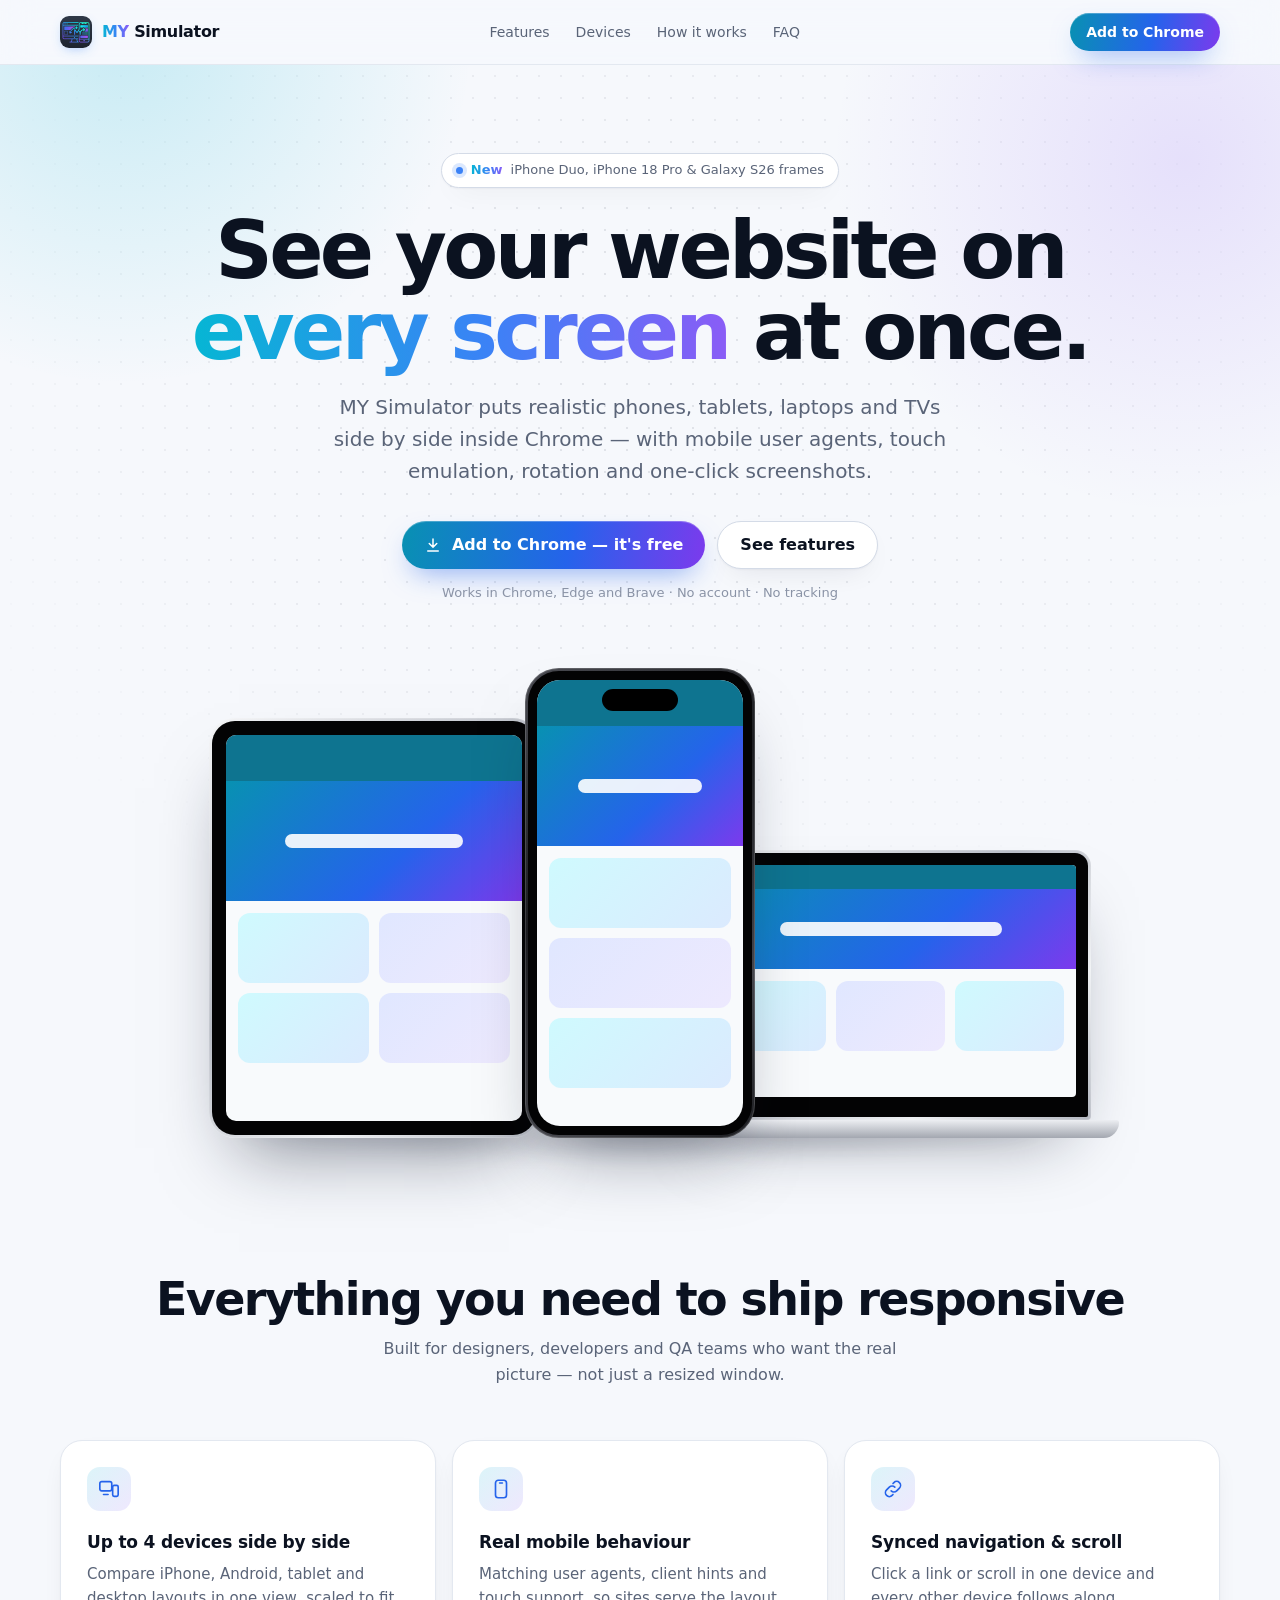
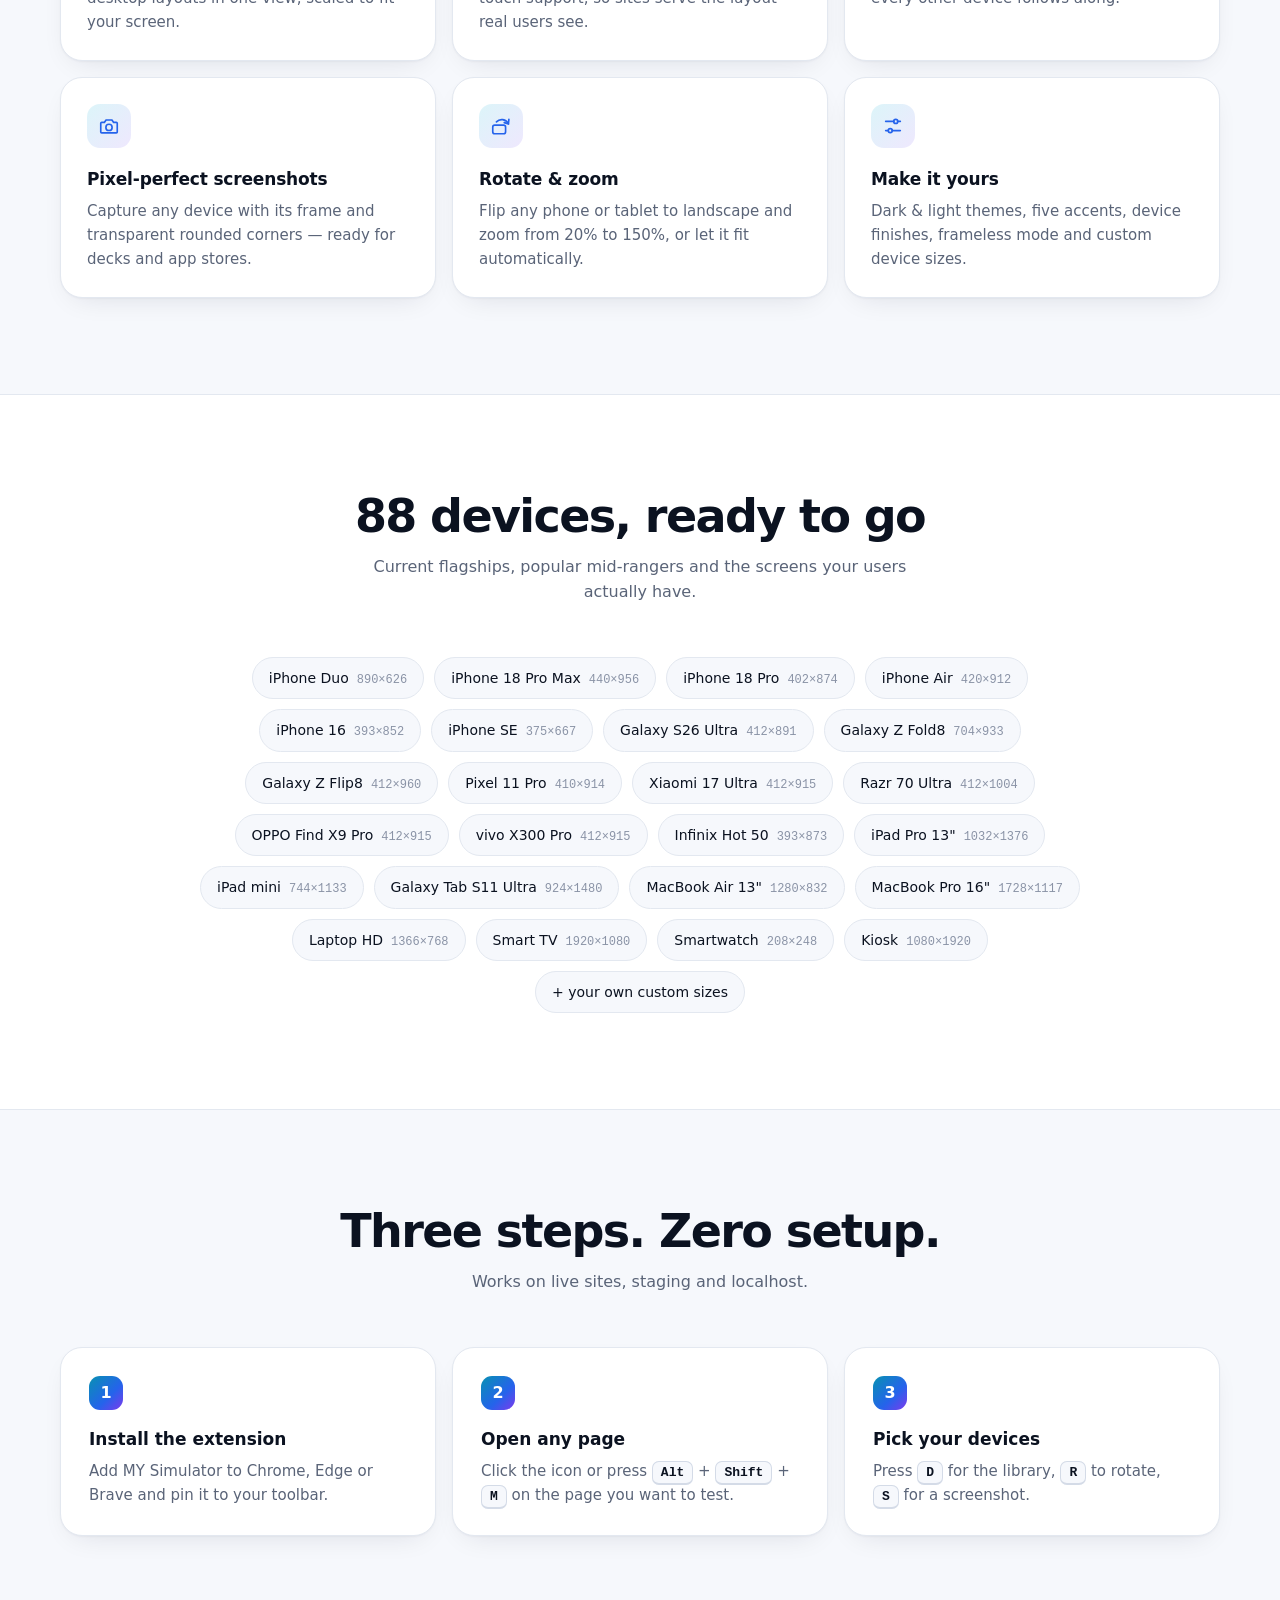
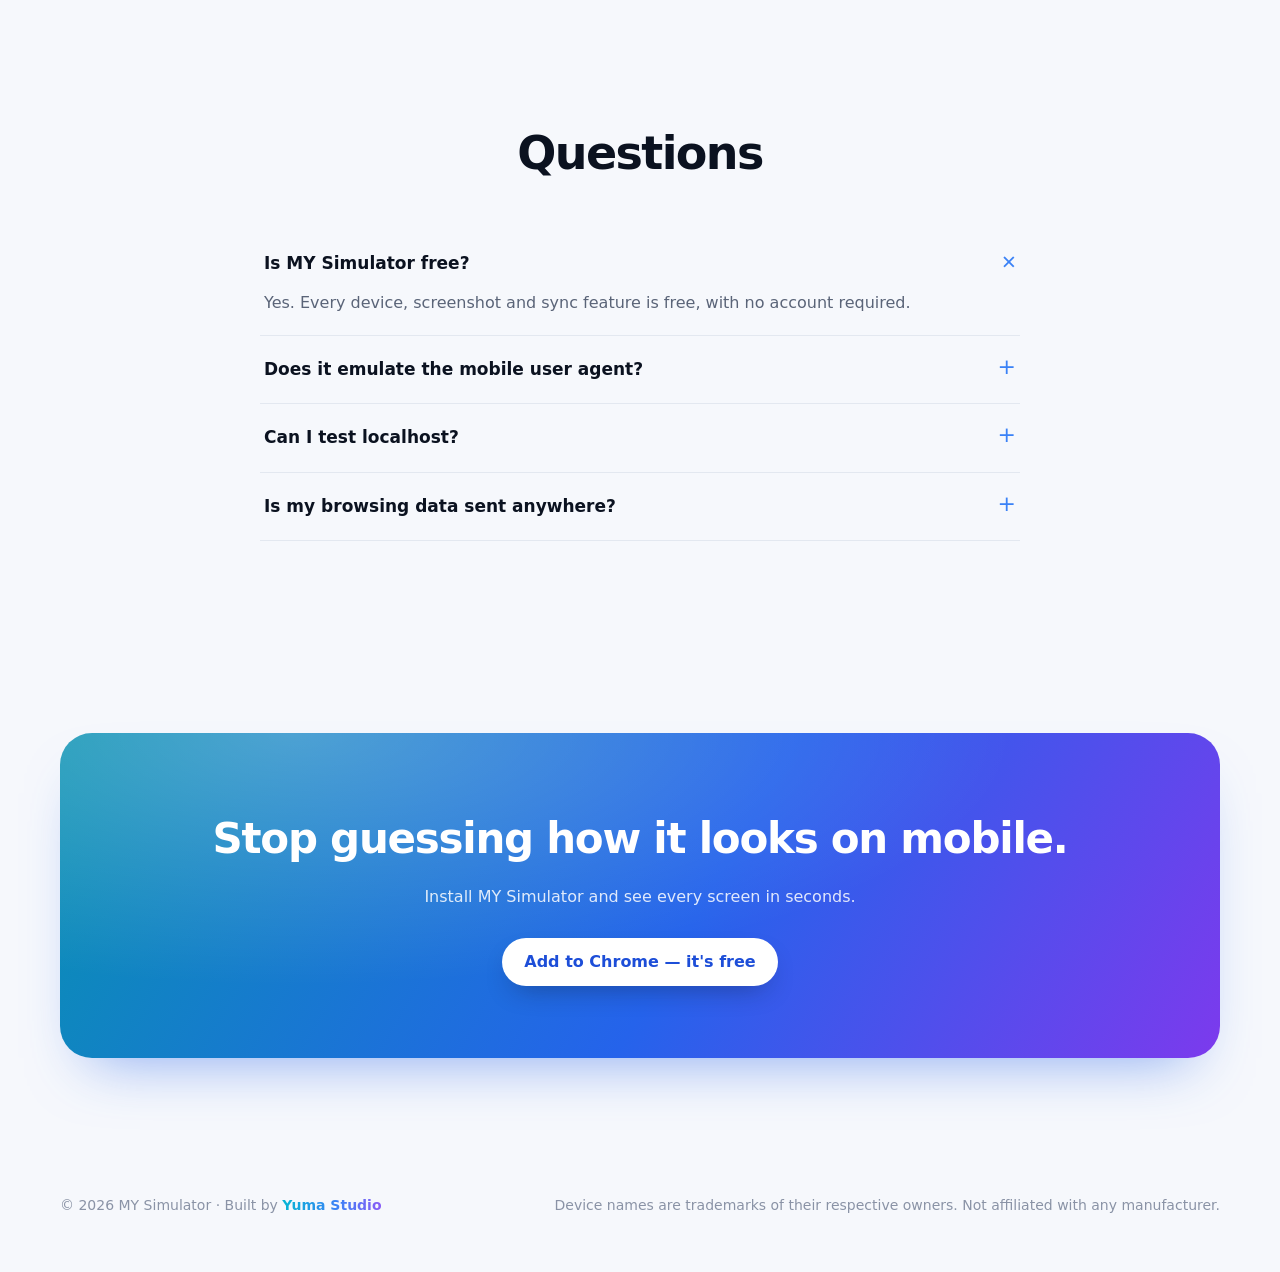
<file: site/index.html>
<!doctype html>
<html lang="en">
<head>
  <meta charset="utf-8">
  <meta name="viewport" content="width=device-width, initial-scale=1, viewport-fit=cover">

  <!-- Primary SEO -->
  <title>MY Simulator – Mobile &amp; Responsive Website Tester for Chrome</title>
  <meta name="description" content="Test your site on 88 real devices side by side: iPhone Duo, iPhone 18 Pro, Galaxy S26, Pixel 11, iPad &amp; MacBook. Rotate, screenshot, sync scroll. Free for Chrome.">
  <meta name="keywords" content="mobile simulator, responsive design tester, iphone simulator chrome, android emulator browser, device mockup, responsive website checker, screen size tester">
  <meta name="robots" content="index, follow, max-image-preview:large">
  <meta name="author" content="Yuma Studio">
  <link rel="canonical" href="https://mymobilesimulator.vercel.app/">
  <meta name="theme-color" content="#f6f8fc">
  <meta name="color-scheme" content="light">

  <!-- Favicons -->
  <link rel="icon" href="favicon.ico" sizes="48x48">
  <link rel="icon" href="favicon-32x32.png" type="image/png" sizes="32x32">
  <link rel="icon" href="favicon-16x16.png" type="image/png" sizes="16x16">
  <link rel="apple-touch-icon" href="apple-touch-icon.png">
  <link rel="manifest" href="site.webmanifest">

  <!-- Open Graph -->
  <meta property="og:type" content="website">
  <meta property="og:site_name" content="MY Simulator">
  <meta property="og:title" content="MY Simulator – Test your website on 80+ real devices">
  <meta property="og:description" content="iPhone, Android, iPad, laptop and TV frames side by side, right inside Chrome. Rotate, screenshot, sync scroll — free.">
  <meta property="og:url" content="https://mymobilesimulator.vercel.app/">
  <meta property="og:image" content="https://mymobilesimulator.vercel.app/og-image.png">
  <meta property="og:image:width" content="1200">
  <meta property="og:image:height" content="630">
  <meta property="og:image:alt" content="MY Simulator showing a website on a phone, a tablet and a laptop">
  <meta property="og:locale" content="en_US">
  <meta property="og:locale:alternate" content="id_ID">

  <!-- Twitter / X -->
  <meta name="twitter:card" content="summary_large_image">
  <meta name="twitter:title" content="MY Simulator – Mobile &amp; Responsive Website Tester">
  <meta name="twitter:description" content="Preview any page on 80+ realistic devices, side by side. Free Chrome extension.">
  <meta name="twitter:image" content="https://mymobilesimulator.vercel.app/og-image.png">

  <!-- Structured data -->
  <script type="application/ld+json">
  {
    "@context": "https://schema.org",
    "@graph": [
      {
        "@type": "SoftwareApplication",
        "name": "MY Simulator",
        "alternateName": "MY Simulator – Mobile & Responsive Website Tester",
        "applicationCategory": "DeveloperApplication",
        "applicationSubCategory": "Browser extension",
        "operatingSystem": "Google Chrome, Microsoft Edge, Brave",
        "description": "Test responsive websites on iPhone, Android, iPad, laptop and TV frames side by side. Rotate, screenshot and sync scroll.",
        "url": "https://mymobilesimulator.vercel.app/",
        "image": "https://mymobilesimulator.vercel.app/og-image.png",
        "offers": { "@type": "Offer", "price": "0", "priceCurrency": "USD" },
        "author": { "@type": "Organization", "name": "Yuma Studio", "url": "https://yumastudio.digital/" },
        "publisher": { "@type": "Organization", "name": "Yuma Studio", "url": "https://yumastudio.digital/" },
        "featureList": [
          "88 device presets including iPhone Duo, iPhone 18 Pro, Galaxy S26 Ultra, Galaxy Z Fold8, Pixel 11, iPad Pro and MacBook",
          "Up to four devices side by side",
          "Mobile user agent and touch emulation",
          "Portrait and landscape rotation",
          "One-click device screenshots with transparent corners",
          "Synced navigation and scrolling",
          "Custom device sizes",
          "Dark and light themes"
        ]
      },
      {
        "@type": "FAQPage",
        "mainEntity": [
          { "@type": "Question", "name": "Is MY Simulator free?", "acceptedAnswer": { "@type": "Answer", "text": "Yes. Every device, screenshot and sync feature is free, with no account required." } },
          { "@type": "Question", "name": "Does it emulate the mobile user agent?", "acceptedAnswer": { "@type": "Answer", "text": "Yes. Each frame is loaded with the matching iOS, Android, iPad or TV user agent and touch support, so sites serve their mobile layouts." } },
          { "@type": "Question", "name": "Can I test localhost?", "acceptedAnswer": { "@type": "Answer", "text": "Yes. Open your local dev server in Chrome, then open MY Simulator — it works on localhost and staging environments." } },
          { "@type": "Question", "name": "Is my browsing data sent anywhere?", "acceptedAnswer": { "@type": "Answer", "text": "No. Everything runs locally in your browser. Settings are stored in Chrome storage and screenshots are saved directly to your computer." } }
        ]
      }
    ]
  }
  </script>

  <style>
    :root {
      --bg: #f6f8fc; --surface: #ffffff; --fg: #0b1220; --muted: #5a6478; --faint: #8a93a6;
      --line: #e3e8f0; --line-2: #d4dbe7; --card: #ffffff;
      --c1: #06b6d4; --c2: #3b82f6; --c3: #8b5cf6;
      --brand: linear-gradient(90deg, var(--c1), var(--c2) 55%, var(--c3));
      --shadow: 0 1px 2px rgba(15, 23, 42, .04), 0 10px 30px -14px rgba(15, 23, 42, .14);
      --font: "Inter", "SF Pro Text", -apple-system, BlinkMacSystemFont, "Segoe UI Variable Text", "Segoe UI", system-ui, sans-serif;
      --mono: "JetBrains Mono", "SF Mono", "Cascadia Code", ui-monospace, Consolas, monospace;
    }
    * { box-sizing: border-box; }
    html { scroll-behavior: smooth; }
    html, body { overflow-x: clip; }
    body { margin: 0; background: var(--bg); color: var(--fg); font: 16px/1.6 var(--font); -webkit-font-smoothing: antialiased; overflow-x: hidden; }
    a { color: inherit; }
    img { max-width: 100%; display: block; }
    .wrap { width: min(1160px, 100% - 32px); margin: 0 auto; }
    .grad { background: var(--brand); -webkit-background-clip: text; background-clip: text; color: transparent; }

    .glow { position: absolute; inset: 0; pointer-events: none; overflow: hidden; z-index: -1; }
    .glow::before { content: ""; position: absolute; inset: 0; background-image: radial-gradient(rgba(15, 23, 42, .09) 1px, transparent 1.3px); background-size: 22px 22px; -webkit-mask-image: radial-gradient(ellipse 70% 60% at 50% 30%, #000 30%, transparent 85%); mask-image: radial-gradient(ellipse 70% 60% at 50% 30%, #000 30%, transparent 85%); }
    .glow i { position: absolute; width: 55vmax; height: 55vmax; border-radius: 50%; opacity: .55; }
    .glow i:nth-child(1) { left: -18vmax; top: -30vmax; background: radial-gradient(closest-side, rgba(6, 182, 212, .35), transparent); }
    .glow i:nth-child(2) { right: -20vmax; top: -20vmax; background: radial-gradient(closest-side, rgba(139, 92, 246, .28), transparent); }

    header.nav { position: sticky; top: 0; z-index: 10; backdrop-filter: blur(18px) saturate(180%); -webkit-backdrop-filter: blur(18px) saturate(180%); background: rgba(246, 248, 252, .75); border-bottom: 1px solid var(--line); }
    .nav .wrap { display: flex; align-items: center; justify-content: space-between; height: 64px; }
    .logo { display: flex; align-items: center; gap: 10px; font-weight: 750; letter-spacing: -.02em; text-decoration: none; }
    .logo img { width: 32px; height: 32px; border-radius: 9px; box-shadow: 0 4px 12px -4px rgba(59, 130, 246, .45); }
    .logo b { font-weight: 800; }
    .nav nav { display: flex; gap: 26px; font-size: 14px; color: var(--muted); font-weight: 500; }
    .nav nav a { text-decoration: none; transition: color .15s; }
    .nav nav a:hover { color: var(--fg); }
    .btn { display: inline-flex; align-items: center; gap: 10px; height: 48px; padding: 0 22px; border-radius: 999px; font-weight: 650; text-decoration: none; transition: transform .2s, box-shadow .2s, filter .2s; }
    .btn:hover { transform: translateY(-1px); }
    .btn.primary { background: linear-gradient(100deg, #0891b2, #2563eb 55%, #7c3aed); color: #fff; box-shadow: 0 12px 28px -10px rgba(37, 99, 235, .55), inset 0 1px 0 rgba(255, 255, 255, .25); }
    .btn.primary:hover { filter: brightness(1.06); box-shadow: 0 16px 32px -10px rgba(37, 99, 235, .6), inset 0 1px 0 rgba(255, 255, 255, .25); }
    .btn.ghost { border: 1px solid var(--line-2); background: var(--surface); box-shadow: var(--shadow); }
    .btn.sm { height: 38px; padding: 0 16px; font-size: 14px; }
    .btn svg { width: 18px; height: 18px; }

    .hero { position: relative; padding: 88px 0 40px; text-align: center; isolation: isolate; }
    .eyebrow { display: inline-flex; align-items: center; gap: 8px; padding: 6px 14px; border-radius: 999px; border: 1px solid var(--line-2); background: var(--surface); font-size: 13px; color: var(--muted); box-shadow: var(--shadow); }
    .eyebrow b { font-weight: 700; background: var(--brand); -webkit-background-clip: text; background-clip: text; color: transparent; }
    .eyebrow i { width: 7px; height: 7px; border-radius: 50%; background: var(--c2); box-shadow: 0 0 0 4px rgba(59, 130, 246, .18); }
    h1 { margin: 22px auto 18px; max-width: 900px; font-size: clamp(40px, 7vw, 80px); line-height: 1.02; letter-spacing: -.045em; font-weight: 800; }
    h1 span { background: var(--brand); -webkit-background-clip: text; background-clip: text; color: transparent; }
    .lead { margin: 0 auto 34px; max-width: 620px; font-size: clamp(17px, 2vw, 20px); color: var(--muted); }
    .ctas { display: flex; gap: 12px; justify-content: center; flex-wrap: wrap; }
    .small { margin-top: 14px; font-size: 13px; color: var(--faint); }

    .stage { position: relative; margin: 64px auto 0; height: 470px; max-width: 980px; }
    .stage::after { content: ""; position: absolute; left: 8%; right: 8%; bottom: -26px; height: 60px; background: radial-gradient(closest-side, rgba(15, 23, 42, .18), transparent); filter: blur(6px); z-index: 0; }
    .dev { position: absolute; bottom: 0; border-radius: 34px; padding: 3px; background: linear-gradient(140deg, #4a4b52, #1b1c20 40%, #45464c 75%, #1b1c20); box-shadow: 0 40px 70px -30px rgba(15, 23, 42, .5), inset 0 0 0 1px rgba(255,255,255,.15); }
    .dev .in { height: 100%; border-radius: 31px; padding: 9px; background: #030304; }
    .scr { height: 100%; border-radius: 23px; overflow: hidden; background: #f8fafc; position: relative; }
    .scr .bar { height: 46px; background: #0e7490; }
    .scr .hd { height: 120px; background: linear-gradient(135deg, #0891b2, #2563eb 60%, #7c3aed); display: grid; place-items: center; }
    .scr .hd span { width: 60%; height: 14px; border-radius: 7px; background: rgba(255,255,255,.9); }
    .scr .cards { display: grid; gap: 10px; padding: 12px; }
    .scr .cards i { height: 70px; border-radius: 12px; background: linear-gradient(135deg, #cffafe, #dbeafe); }
    .scr .cards i:nth-child(2n) { background: linear-gradient(135deg, #e0e7ff, #ede9fe); }
    .dev.phone { width: 230px; height: 470px; left: 50%; margin-left: -115px; z-index: 3; }
    .dev.phone .scr::before { content: ""; position: absolute; top: 9px; left: 50%; width: 76px; height: 22px; margin-left: -38px; border-radius: 12px; background: #000; z-index: 2; }
    .dev.tab { width: 330px; height: 420px; left: 6%; z-index: 2; border-radius: 26px; background: linear-gradient(140deg, #f4f5f7, #b9bdc6 45%, #eef0f3 75%, #b4b8c1); }
    .dev.tab .in { border-radius: 23px; padding: 14px; } .dev.tab .scr { border-radius: 10px; }
    .dev.tab .cards { grid-template-columns: 1fr 1fr; }
    .dev.lap { width: 400px; height: 270px; right: 4%; bottom: 18px; z-index: 1; border-radius: 16px 16px 4px 4px; background: linear-gradient(140deg, #f4f5f7, #b9bdc6 45%, #eef0f3 75%, #b4b8c1); }
    .dev.lap .in { border-radius: 13px 13px 2px 2px; padding: 12px 12px 20px; } .dev.lap .scr { border-radius: 4px; }
    .dev.lap .cards { grid-template-columns: repeat(3, 1fr); } .dev.lap .hd { height: 80px; } .dev.lap .bar { height: 24px; }
    .dev.lap::after { content: ""; position: absolute; left: -7%; right: -7%; bottom: -18px; height: 18px; border-radius: 3px 3px 18px 18px / 3px 3px 100% 100%; background: linear-gradient(#eceef2, #a3a7b0); box-shadow: 0 20px 30px -16px rgba(15, 23, 42, .35); }

    section { padding: 96px 0; }
    .band { background: var(--surface); border-top: 1px solid var(--line); border-bottom: 1px solid var(--line); }
    .sec-h { text-align: center; margin-bottom: 52px; }
    .sec-h h2 { margin: 0 0 12px; font-size: clamp(30px, 4.5vw, 46px); letter-spacing: -.035em; line-height: 1.1; font-weight: 800; }
    .sec-h p { margin: 0 auto; max-width: 560px; color: var(--muted); }
    .grid { display: grid; grid-template-columns: repeat(3, 1fr); gap: 16px; }
    .feat { padding: 26px; border-radius: 22px; border: 1px solid var(--line); background: var(--card); box-shadow: var(--shadow); transition: transform .25s, box-shadow .25s, border-color .25s; }
    .feat:hover { transform: translateY(-3px); border-color: var(--line-2); box-shadow: 0 1px 2px rgba(15, 23, 42, .04), 0 18px 40px -18px rgba(37, 99, 235, .3); }
    .feat .ic { width: 44px; height: 44px; display: grid; place-items: center; border-radius: 13px; background: linear-gradient(135deg, rgba(6, 182, 212, .14), rgba(139, 92, 246, .14)); color: #2563eb; margin-bottom: 18px; }
    .feat .ic svg { width: 22px; height: 22px; }
    .feat h3 { margin: 0 0 6px; font-size: 17px; letter-spacing: -.01em; }
    .feat p { margin: 0; color: var(--muted); font-size: 15px; }

    .devices { display: flex; flex-wrap: wrap; gap: 10px; justify-content: center; max-width: 900px; margin: 0 auto; padding: 0; }
    .devices li { list-style: none; padding: 9px 16px; border-radius: 999px; border: 1px solid var(--line); background: var(--bg); font-size: 14px; font-weight: 500; }
    .devices li small { margin-left: 8px; font: 500 12px var(--mono); color: var(--faint); }

    .steps { counter-reset: s; display: grid; grid-template-columns: repeat(3, 1fr); gap: 16px; }
    .step { position: relative; padding: 28px; border-radius: 22px; border: 1px solid var(--line); background: var(--card); box-shadow: var(--shadow); }
    .step::before { counter-increment: s; content: counter(s); display: grid; place-items: center; width: 34px; height: 34px; margin-bottom: 16px; border-radius: 11px; background: linear-gradient(135deg, #0891b2, #2563eb 60%, #7c3aed); color: #fff; font-weight: 700; }
    .step h3 { margin: 0 0 6px; font-size: 17px; } .step p { margin: 0; color: var(--muted); font-size: 15px; }
    kbd { font: 600 13px var(--mono); padding: 3px 8px; border-radius: 7px; border: 1px solid var(--line-2); border-bottom-width: 2px; background: var(--bg); color: var(--fg); }

    .faq { max-width: 760px; margin: 0 auto; }
    .faq details { border-bottom: 1px solid var(--line); padding: 20px 4px; }
    .faq summary { cursor: pointer; font-weight: 650; font-size: 17px; list-style: none; display: flex; justify-content: space-between; gap: 16px; }
    .faq summary::-webkit-details-marker { display: none; }
    .faq summary::after { content: "+"; color: var(--c2); font-weight: 400; font-size: 22px; line-height: 1; transition: transform .2s; }
    .faq details[open] summary::after { transform: rotate(45deg); }
    .faq p { margin: 12px 0 0; color: var(--muted); }

    .cta { text-align: center; padding: 72px 24px; border-radius: 32px; color: #fff; background: radial-gradient(ellipse at 20% 0%, rgba(255, 255, 255, .25), transparent 55%), linear-gradient(120deg, #0891b2, #2563eb 55%, #7c3aed); box-shadow: 0 30px 60px -30px rgba(37, 99, 235, .55); }
    .cta h2 { margin: 0 0 12px; font-size: clamp(28px, 4vw, 42px); letter-spacing: -.03em; font-weight: 800; }
    .cta p { margin: 0 0 28px; color: rgba(255, 255, 255, .85); }
    .cta .btn.primary { background: #fff; color: #1d4ed8; box-shadow: 0 12px 28px -12px rgba(15, 23, 42, .45); }
    footer { padding: 40px 0 56px; color: var(--faint); font-size: 14px; }
    footer .credit { font-weight: 700; text-decoration: none; background: var(--brand); -webkit-background-clip: text; background-clip: text; -webkit-text-fill-color: transparent; }
    footer .credit:hover { text-decoration: underline; }
    footer .wrap { display: flex; justify-content: space-between; gap: 16px; flex-wrap: wrap; }

    @media (max-width: 900px) {
      .grid, .steps { grid-template-columns: 1fr 1fr; }
      .dev.tab { left: -4%; } .dev.lap { right: -10%; }
      .nav nav { display: none; }
    }
    @media (max-width: 760px) { .dev.lap { display: none; } .dev.tab { left: 2%; } }
    @media (max-width: 620px) {
      .grid, .steps { grid-template-columns: 1fr; }
      .hero { padding-top: 56px; }
      .stage { height: 420px; }
      .dev.tab, .dev.lap { display: none; }
      .dev.phone { width: 206px; height: 420px; margin-left: -103px; }
      section { padding: 72px 0; }
    }
  </style>
</head>
<body>
  <header class="nav">
    <div class="wrap">
      <a class="logo" href="#top" aria-label="MY Simulator home"><img src="logo.png" alt="" width="32" height="32"><span><b class="grad">MY</b> Simulator</span></a>
      <nav aria-label="Main"><a href="#features">Features</a><a href="#devices">Devices</a><a href="#how">How it works</a><a href="#faq">FAQ</a></nav>
      <a class="btn primary sm" href="#install">Add to Chrome</a>
    </div>
  </header>

  <main id="top">
    <section class="hero" aria-labelledby="hero-title">
      <div class="glow" aria-hidden="true"><i></i><i></i></div>
      <div class="wrap">
        <span class="eyebrow"><i></i><b>New</b> iPhone Duo, iPhone 18 Pro &amp; Galaxy S26 frames</span>
        <h1 id="hero-title">See your website on <span>every screen</span> at once.</h1>
        <p class="lead">MY Simulator puts realistic phones, tablets, laptops and TVs side by side inside Chrome — with mobile user agents, touch emulation, rotation and one-click screenshots.</p>
        <div class="ctas">
          <a class="btn primary" id="install" href="#install">
            <svg viewBox="0 0 24 24" fill="none" stroke="currentColor" stroke-width="2" stroke-linecap="round" aria-hidden="true"><path d="M12 4v11M7 10l5 5 5-5M5 20h14"/></svg>
            Add to Chrome — it's free
          </a>
          <a class="btn ghost" href="#features">See features</a>
        </div>
        <p class="small">Works in Chrome, Edge and Brave · No account · No tracking</p>

        <div class="stage" role="img" aria-label="A web page shown on a tablet, a phone and a laptop">
          <div class="dev tab"><div class="in"><div class="scr"><div class="bar"></div><div class="hd"><span></span></div><div class="cards"><i></i><i></i><i></i><i></i></div></div></div></div>
          <div class="dev phone"><div class="in"><div class="scr"><div class="bar"></div><div class="hd"><span></span></div><div class="cards"><i></i><i></i><i></i></div></div></div></div>
          <div class="dev lap"><div class="in"><div class="scr"><div class="bar"></div><div class="hd"><span></span></div><div class="cards"><i></i><i></i><i></i></div></div></div></div>
        </div>
      </div>
    </section>

    <section id="features" aria-labelledby="features-title">
      <div class="wrap">
        <div class="sec-h"><h2 id="features-title">Everything you need to ship responsive</h2><p>Built for designers, developers and QA teams who want the real picture — not just a resized window.</p></div>
        <div class="grid">
          <article class="feat"><div class="ic"><svg viewBox="0 0 24 24" fill="none" stroke="currentColor" stroke-width="1.8" stroke-linecap="round"><rect x="2" y="4" width="13" height="10" rx="2"/><path d="M6 18h5"/><rect x="16" y="8" width="6" height="12" rx="1.6"/></svg></div><h3>Up to 4 devices side by side</h3><p>Compare iPhone, Android, tablet and desktop layouts in one view, scaled to fit your screen.</p></article>
          <article class="feat"><div class="ic"><svg viewBox="0 0 24 24" fill="none" stroke="currentColor" stroke-width="1.8" stroke-linecap="round"><rect x="6" y="2.5" width="12" height="19" rx="3"/><path d="M10.5 5.5h3"/></svg></div><h3>Real mobile behaviour</h3><p>Matching user agents, client hints and touch support, so sites serve the layout real users see.</p></article>
          <article class="feat"><div class="ic"><svg viewBox="0 0 24 24" fill="none" stroke="currentColor" stroke-width="1.8" stroke-linecap="round"><path d="M10 14a4.2 4.2 0 0 0 6 0l3-3a4.2 4.2 0 0 0-6-6l-1 1"/><path d="M14 10a4.2 4.2 0 0 0-6 0l-3 3a4.2 4.2 0 0 0 6 6l1-1"/></svg></div><h3>Synced navigation &amp; scroll</h3><p>Click a link or scroll in one device and every other device follows along.</p></article>
          <article class="feat"><div class="ic"><svg viewBox="0 0 24 24" fill="none" stroke="currentColor" stroke-width="1.8" stroke-linecap="round"><path d="M4 8h3l1.8-2.6h6.4L17 8h3a1 1 0 0 1 1 1v9.5a1 1 0 0 1-1 1H4a1 1 0 0 1-1-1V9a1 1 0 0 1 1-1z"/><circle cx="12" cy="13.5" r="3.4"/></svg></div><h3>Pixel-perfect screenshots</h3><p>Capture any device with its frame and transparent rounded corners — ready for decks and app stores.</p></article>
          <article class="feat"><div class="ic"><svg viewBox="0 0 24 24" fill="none" stroke="currentColor" stroke-width="1.8" stroke-linecap="round"><rect x="3" y="11" width="14" height="9.5" rx="2.2"/><path d="M7 7.5a8 8 0 0 1 13 2"/><path d="m20.6 4.8-.5 4.9-4.6-1.4"/></svg></div><h3>Rotate &amp; zoom</h3><p>Flip any phone or tablet to landscape and zoom from 20% to 150%, or let it fit automatically.</p></article>
          <article class="feat"><div class="ic"><svg viewBox="0 0 24 24" fill="none" stroke="currentColor" stroke-width="1.8" stroke-linecap="round"><path d="M4 7h9M17 7h3M4 17h3M11 17h9"/><circle cx="15" cy="7" r="2.2"/><circle cx="9" cy="17" r="2.2"/></svg></div><h3>Make it yours</h3><p>Dark &amp; light themes, five accents, device finishes, frameless mode and custom device sizes.</p></article>
        </div>
      </div>
    </section>

    <section id="devices" class="band" aria-labelledby="devices-title">
      <div class="wrap">
        <div class="sec-h"><h2 id="devices-title">88 devices, ready to go</h2><p>Current flagships, popular mid-rangers and the screens your users actually have.</p></div>
        <ul class="devices">
          <li>iPhone Duo<small>890×626</small></li><li>iPhone 18 Pro Max<small>440×956</small></li><li>iPhone 18 Pro<small>402×874</small></li><li>iPhone Air<small>420×912</small></li><li>iPhone 16<small>393×852</small></li><li>iPhone SE<small>375×667</small></li>
          <li>Galaxy S26 Ultra<small>412×891</small></li><li>Galaxy Z Fold8<small>704×933</small></li><li>Galaxy Z Flip8<small>412×960</small></li><li>Pixel 11 Pro<small>410×914</small></li><li>Xiaomi 17 Ultra<small>412×915</small></li><li>Razr 70 Ultra<small>412×1004</small></li>
          <li>OPPO Find X9 Pro<small>412×915</small></li><li>vivo X300 Pro<small>412×915</small></li><li>Infinix Hot 50<small>393×873</small></li><li>iPad Pro 13"<small>1032×1376</small></li><li>iPad mini<small>744×1133</small></li>
          <li>Galaxy Tab S11 Ultra<small>924×1480</small></li><li>MacBook Air 13"<small>1280×832</small></li><li>MacBook Pro 16"<small>1728×1117</small></li><li>Laptop HD<small>1366×768</small></li><li>Smart TV<small>1920×1080</small></li>
          <li>Smartwatch<small>208×248</small></li><li>Kiosk<small>1080×1920</small></li><li>+ your own custom sizes</li>
        </ul>
      </div>
    </section>

    <section id="how" aria-labelledby="how-title">
      <div class="wrap">
        <div class="sec-h"><h2 id="how-title">Three steps. Zero setup.</h2><p>Works on live sites, staging and localhost.</p></div>
        <div class="steps">
          <article class="step"><h3>Install the extension</h3><p>Add MY Simulator to Chrome, Edge or Brave and pin it to your toolbar.</p></article>
          <article class="step"><h3>Open any page</h3><p>Click the icon or press <kbd>Alt</kbd> + <kbd>Shift</kbd> + <kbd>M</kbd> on the page you want to test.</p></article>
          <article class="step"><h3>Pick your devices</h3><p>Press <kbd>D</kbd> for the library, <kbd>R</kbd> to rotate, <kbd>S</kbd> for a screenshot.</p></article>
        </div>
      </div>
    </section>

    <section id="faq" aria-labelledby="faq-title">
      <div class="wrap">
        <div class="sec-h"><h2 id="faq-title">Questions</h2></div>
        <div class="faq">
          <details open><summary>Is MY Simulator free?</summary><p>Yes. Every device, screenshot and sync feature is free, with no account required.</p></details>
          <details><summary>Does it emulate the mobile user agent?</summary><p>Yes. Each frame is loaded with the matching iOS, Android, iPad or TV user agent and touch support, so sites serve their mobile layouts.</p></details>
          <details><summary>Can I test localhost?</summary><p>Yes. Open your local dev server in Chrome, then open MY Simulator — it works on localhost and staging environments.</p></details>
          <details><summary>Is my browsing data sent anywhere?</summary><p>No. Everything runs locally in your browser. Settings are stored in Chrome storage and screenshots are saved directly to your computer.</p></details>
        </div>
      </div>
    </section>

    <section aria-label="Install">
      <div class="wrap">
        <div class="cta">
          <h2>Stop guessing how it looks on mobile.</h2>
          <p>Install MY Simulator and see every screen in seconds.</p>
          <a class="btn primary" href="#install">Add to Chrome — it's free</a>
        </div>
      </div>
    </section>
  </main>

  <footer>
    <div class="wrap"><span>© 2026 MY Simulator · Built by <a class="credit" href="https://yumastudio.digital/" target="_blank" rel="noopener">Yuma Studio</a></span><span>Device names are trademarks of their respective owners. Not affiliated with any manufacturer.</span></div>
  </footer>
</body>
</html>
</file>
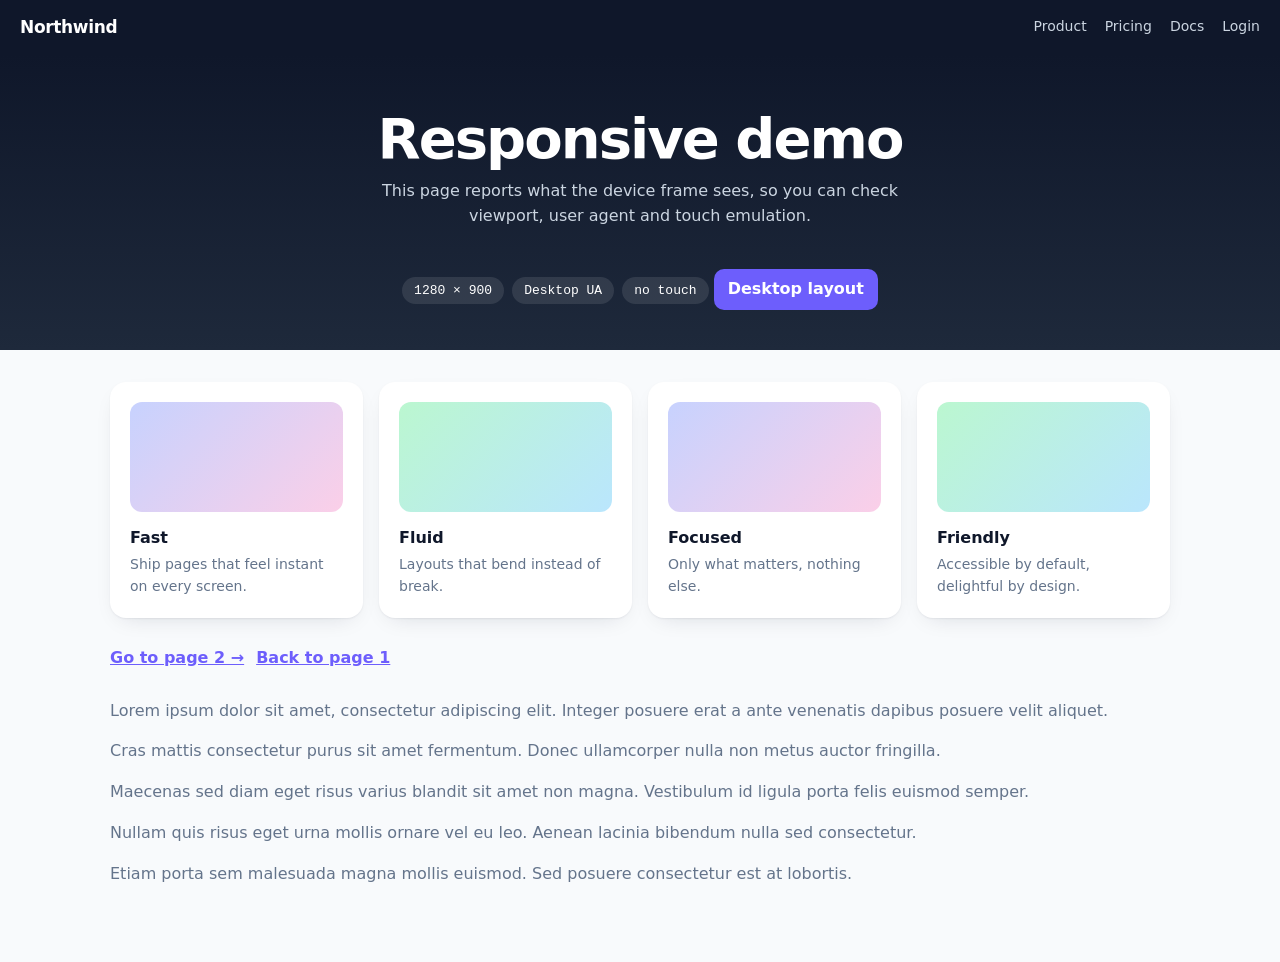
<file: dev/demo.html>
<!doctype html>
<html lang="en">
<head>
  <meta charset="utf-8">
  <script src="../src/frame-ua.js"></script>
  <script src="../src/frame-agent.js"></script>
  <meta name="viewport" content="width=device-width, initial-scale=1">
  <meta name="theme-color" content="#0f172a">
  <title>Responsive demo</title>
  <style>
    :root { --ink: #0f172a; --soft: #64748b; --brand: #6d5efc; }
    * { box-sizing: border-box; }
    body { margin: 0; font: 16px/1.55 system-ui, -apple-system, "Segoe UI", sans-serif; color: var(--ink); background: #f8fafc; }
    header { position: sticky; top: 0; z-index: 2; display: flex; align-items: center; justify-content: space-between; padding: 14px 20px; background: #0f172a; color: #fff; }
    header b { font-size: 17px; letter-spacing: -.02em; }
    nav { display: flex; gap: 18px; font-size: 14px; }
    nav a { color: #cbd5e1; text-decoration: none; }
    .burger { display: none; width: 22px; height: 14px; border-top: 2px solid #fff; border-bottom: 2px solid #fff; position: relative; }
    .burger::after { content: ""; position: absolute; left: 0; right: 0; top: 4px; border-top: 2px solid #fff; }
    .hero { padding: 56px 20px 40px; text-align: center; background: linear-gradient(180deg, #0f172a, #1e293b); color: #fff; }
    .hero h1 { margin: 0 0 10px; font-size: clamp(30px, 6vw, 56px); line-height: 1.05; letter-spacing: -.035em; }
    .hero p { margin: 0 auto 22px; max-width: 520px; color: #cbd5e1; }
    .pill { display: inline-flex; gap: 8px; flex-wrap: wrap; justify-content: center; }
    .pill span { padding: 6px 12px; border-radius: 999px; background: rgba(255,255,255,.1); font: 500 13px ui-monospace, monospace; }
    .bp { display: inline-block; margin-top: 18px; padding: 8px 14px; border-radius: 10px; background: var(--brand); font-weight: 600; }
    main { max-width: 1100px; margin: 0 auto; padding: 32px 20px 60px; }
    .grid { display: grid; grid-template-columns: repeat(4, 1fr); gap: 16px; }
    .card { padding: 20px; border-radius: 16px; background: #fff; box-shadow: 0 1px 2px rgba(15,23,42,.06), 0 8px 24px -12px rgba(15,23,42,.18); }
    .card i { display: block; height: 110px; border-radius: 12px; margin-bottom: 14px; background: linear-gradient(135deg, #c7d2fe, #fbcfe8); }
    .card:nth-child(2n) i { background: linear-gradient(135deg, #bbf7d0, #bae6fd); }
    .card h3 { margin: 0 0 4px; font-size: 16px; }
    .card p { margin: 0; color: var(--soft); font-size: 14px; }
    .links { margin: 28px 0; display: flex; gap: 12px; flex-wrap: wrap; }
    .links a { color: var(--brand); font-weight: 600; }
    .long p { color: var(--soft); }
    @media (max-width: 1024px) { .grid { grid-template-columns: repeat(3, 1fr); } }
    @media (max-width: 768px) { .grid { grid-template-columns: repeat(2, 1fr); } nav { display: none; } .burger { display: block; } }
    @media (max-width: 480px) { .grid { grid-template-columns: 1fr; } }
  </style>
</head>
<body>
  <header><b>Northwind</b><nav><a href="#">Product</a><a href="#">Pricing</a><a href="#">Docs</a><a href="#">Login</a></nav><span class="burger"></span></header>
  <section class="hero">
    <h1 id="title">Responsive demo</h1>
    <p>This page reports what the device frame sees, so you can check viewport, user agent and touch emulation.</p>
    <div class="pill"><span id="vp"></span><span id="ua"></span><span id="touch"></span></div>
    <div class="bp" id="bp"></div>
  </section>
  <main>
    <div class="grid">
      <div class="card"><i></i><h3>Fast</h3><p>Ship pages that feel instant on every screen.</p></div>
      <div class="card"><i></i><h3>Fluid</h3><p>Layouts that bend instead of break.</p></div>
      <div class="card"><i></i><h3>Focused</h3><p>Only what matters, nothing else.</p></div>
      <div class="card"><i></i><h3>Friendly</h3><p>Accessible by default, delightful by design.</p></div>
    </div>
    <div class="links"><a href="demo.html?page=2">Go to page 2 →</a><a href="demo.html">Back to page 1</a></div>
    <div class="long">
      <p>Lorem ipsum dolor sit amet, consectetur adipiscing elit. Integer posuere erat a ante venenatis dapibus posuere velit aliquet.</p>
      <p>Cras mattis consectetur purus sit amet fermentum. Donec ullamcorper nulla non metus auctor fringilla.</p>
      <p>Maecenas sed diam eget risus varius blandit sit amet non magna. Vestibulum id ligula porta felis euismod semper.</p>
      <p>Nullam quis risus eget urna mollis ornare vel eu leo. Aenean lacinia bibendum nulla sed consectetur.</p>
      <p>Etiam porta sem malesuada magna mollis euismod. Sed posuere consectetur est at lobortis.</p>
    </div>
  </main>
  <script>
    if (new URLSearchParams(location.search).get('page') === '2') {
      document.getElementById('title').textContent = 'Page two';
      document.title = 'Page two';
    }
    const ua = navigator.userAgent;
    const kind = /iPhone/.test(ua) ? 'iPhone UA' : /iPad/.test(ua) ? 'iPad UA' : /Android/.test(ua) ? 'Android UA' : /TV/.test(ua) ? 'TV UA' : 'Desktop UA';
    function paint() {
      document.getElementById('vp').textContent = innerWidth + ' × ' + innerHeight;
      document.getElementById('ua').textContent = kind;
      document.getElementById('touch').textContent = navigator.maxTouchPoints > 0 ? 'touch' : 'no touch';
      const w = innerWidth;
      document.getElementById('bp').textContent = w <= 480 ? 'Phone layout' : w <= 768 ? 'Large phone / small tablet' : w <= 1024 ? 'Tablet layout' : 'Desktop layout';
    }
    addEventListener('resize', paint);
    paint();
  </script>
</body>
</html>
</file>
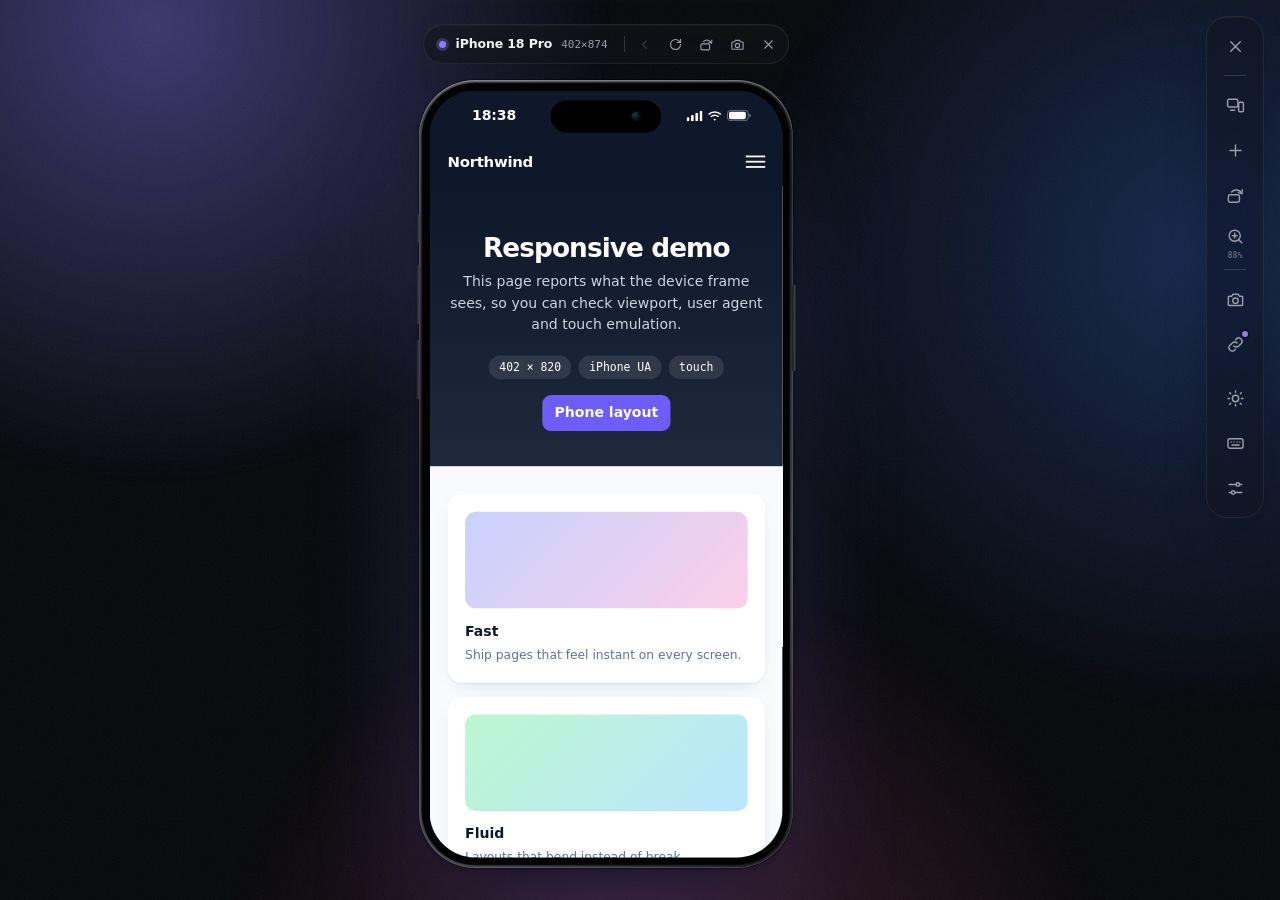
<file: dev/preview.html>
<!doctype html>
<html lang="en">
<head>
  <meta charset="utf-8">
  <meta name="viewport" content="width=device-width, initial-scale=1">
  <title>MY Simulator preview harness</title>
  <style>
    body { margin: 0; font: 15px/1.5 system-ui, sans-serif; color: #222; }
    .page { padding: 48px; }
    button { font: inherit; padding: 10px 16px; border-radius: 10px; border: 1px solid #ccc; background: #fff; cursor: pointer; }
  </style>
</head>
<body>
  <div class="page">
    <h1>Host page</h1>
    <p>This stands in for the tab the extension is opened on. Chrome APIs are absent here, so screenshots are disabled and settings go to localStorage.</p>
    <button id="open">Open studio</button>
  </div>
  <script>window.__MSIM_START_URL = 'demo.html';</script>
  <script src="../src/devices.js"></script>
  <script src="../src/icons.js"></script>
  <script>
    let css = null;
    async function open() {
      if (!css) css = await (await fetch('../src/overlay.css', { cache: 'no-store' })).text();
      window.__MSIM_CSS = css;
      const s = document.createElement('script');
      s.src = '../src/overlay.js?' + Date.now();
      document.body.appendChild(s);
    }
    document.getElementById('open').onclick = open;
    open();
  </script>
</body>
</html>
</file>
